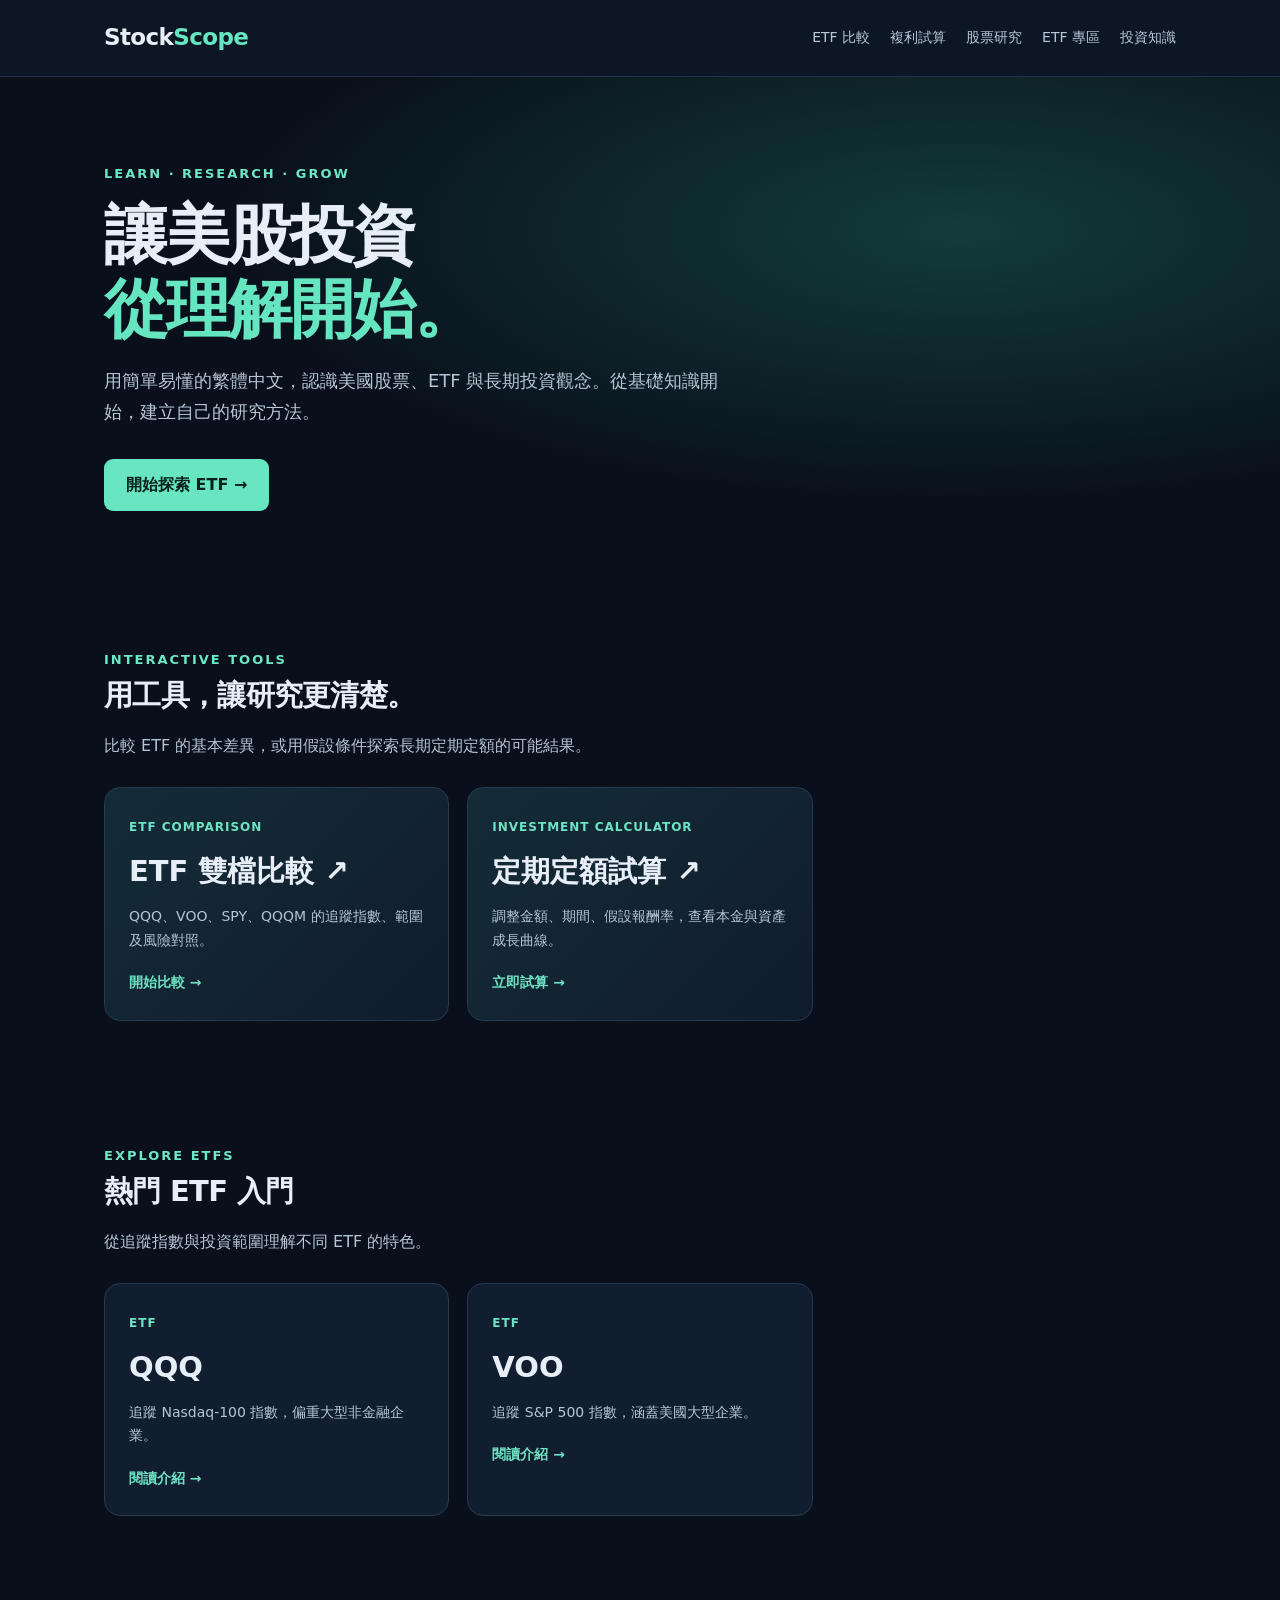
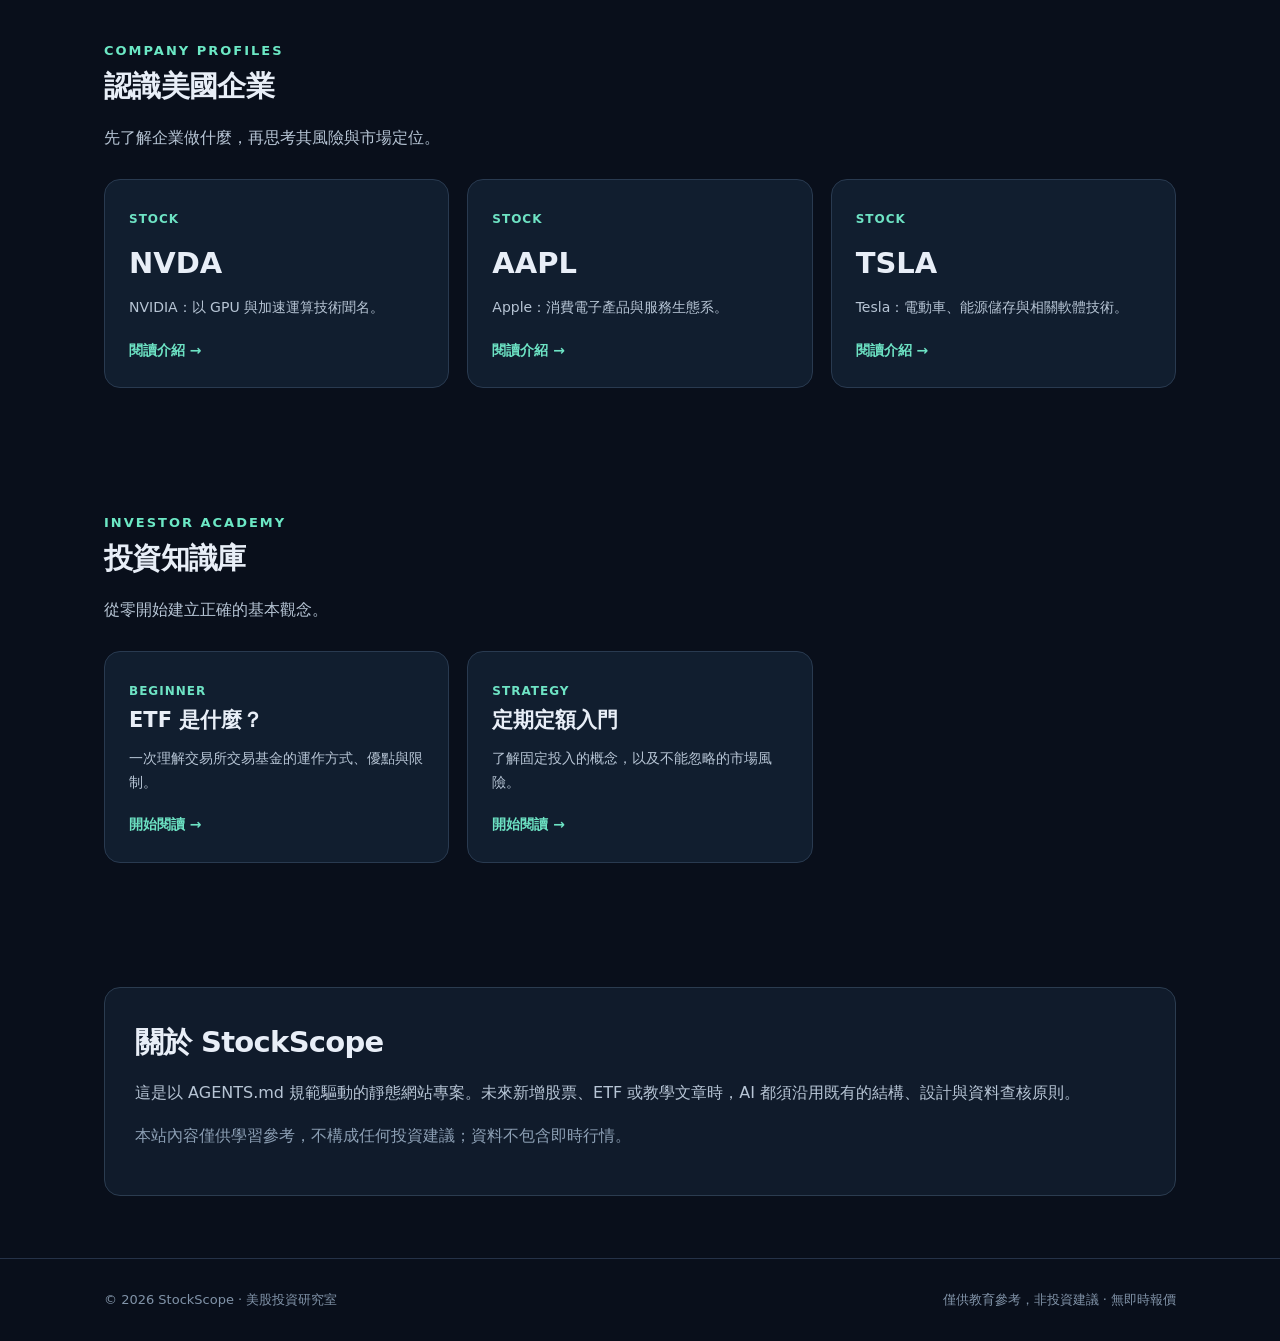
<file: index.html>
<!doctype html><html lang="zh-Hant"><head><meta charset="utf-8"><meta name="viewport" content="width=device-width,initial-scale=1"><meta name="description" content="StockScope：用白話理解美股、ETF 與投資知識。"><title>首頁｜StockScope</title><link rel="stylesheet" href="./assets/style.css"></head><body><header class="nav"><div class="container nav-inner"><a class="brand" href="./index.html">Stock<span>Scope</span></a><nav class="links" aria-label="主要導覽"><a href="./tools/compare.html">ETF 比較</a><a href="./tools/calculator.html">複利試算</a><a href="./index.html#stocks">股票研究</a><a href="./index.html#etfs">ETF 專區</a><a href="./index.html#learn">投資知識</a></nav></div></header><main><section class="hero"><div class="container"><div class="eyebrow">Learn · Research · Grow</div><h1>讓美股投資<br><span class="accent">從理解開始。</span></h1><p class="lead">用簡單易懂的繁體中文，認識美國股票、ETF 與長期投資觀念。從基礎知識開始，建立自己的研究方法。</p><a class="btn" href="#etfs">開始探索 ETF →</a></div></section><section class="section"><div class="container"><div class="eyebrow">Interactive Tools</div><h2>用工具，讓研究更清楚。</h2><p>比較 ETF 的基本差異，或用假設條件探索長期定期定額的可能結果。</p><div class="grid"><a class="card tool-card" href="tools/compare.html"><span class="tag">ETF COMPARISON</span><div class="ticker">ETF 雙檔比較 ↗</div><p>QQQ、VOO、SPY、QQQM 的追蹤指數、範圍及風險對照。</p><span class="more">開始比較 →</span></a><a class="card tool-card" href="tools/calculator.html"><span class="tag">INVESTMENT CALCULATOR</span><div class="ticker">定期定額試算 ↗</div><p>調整金額、期間、假設報酬率，查看本金與資產成長曲線。</p><span class="more">立即試算 →</span></a></div></div></section><section class="section" id="etfs"><div class="container"><div class="eyebrow">Explore ETFs</div><h2>熱門 ETF 入門</h2><p>從追蹤指數與投資範圍理解不同 ETF 的特色。</p><div class="grid"><a class="card" href="etfs/qqq.html"><span class="tag">ETF</span><div class="ticker">QQQ</div><p>追蹤 Nasdaq-100 指數，偏重大型非金融企業。</p><span class="more">閱讀介紹 →</span></a><a class="card" href="etfs/voo.html"><span class="tag">ETF</span><div class="ticker">VOO</div><p>追蹤 S&P 500 指數，涵蓋美國大型企業。</p><span class="more">閱讀介紹 →</span></a></div></div></section><section class="section" id="stocks"><div class="container"><div class="eyebrow">Company Profiles</div><h2>認識美國企業</h2><p>先了解企業做什麼，再思考其風險與市場定位。</p><div class="grid"><a class="card" href="stocks/nvda.html"><span class="tag">STOCK</span><div class="ticker">NVDA</div><p>NVIDIA：以 GPU 與加速運算技術聞名。</p><span class="more">閱讀介紹 →</span></a><a class="card" href="stocks/aapl.html"><span class="tag">STOCK</span><div class="ticker">AAPL</div><p>Apple：消費電子產品與服務生態系。</p><span class="more">閱讀介紹 →</span></a><a class="card" href="stocks/tsla.html"><span class="tag">STOCK</span><div class="ticker">TSLA</div><p>Tesla：電動車、能源儲存與相關軟體技術。</p><span class="more">閱讀介紹 →</span></a></div></div></section><section class="section" id="learn"><div class="container"><div class="eyebrow">Investor Academy</div><h2>投資知識庫</h2><p>從零開始建立正確的基本觀念。</p><div class="grid"><a class="card" href="articles/what-is-etf.html"><span class="tag">BEGINNER</span><h3>ETF 是什麼？</h3><p>一次理解交易所交易基金的運作方式、優點與限制。</p><span class="more">開始閱讀 →</span></a><a class="card" href="articles/dollar-cost-averaging.html"><span class="tag">STRATEGY</span><h3>定期定額入門</h3><p>了解固定投入的概念，以及不能忽略的市場風險。</p><span class="more">開始閱讀 →</span></a></div></div></section><section class="section"><div class="container"><div class="panel"><h2>關於 StockScope</h2><p>這是以 AGENTS.md 規範驅動的靜態網站專案。未來新增股票、ETF 或教學文章時，AI 都須沿用既有的結構、設計與資料查核原則。</p><p class="muted">本站內容僅供學習參考，不構成任何投資建議；資料不包含即時行情。</p></div></div></section></main><footer class="footer"><div class="container"><span>© <span data-year></span> StockScope · 美股投資研究室</span><span>僅供教育參考，非投資建議 · 無即時報價</span></div></footer><script src="./assets/app.js"></script></body></html>
</file>
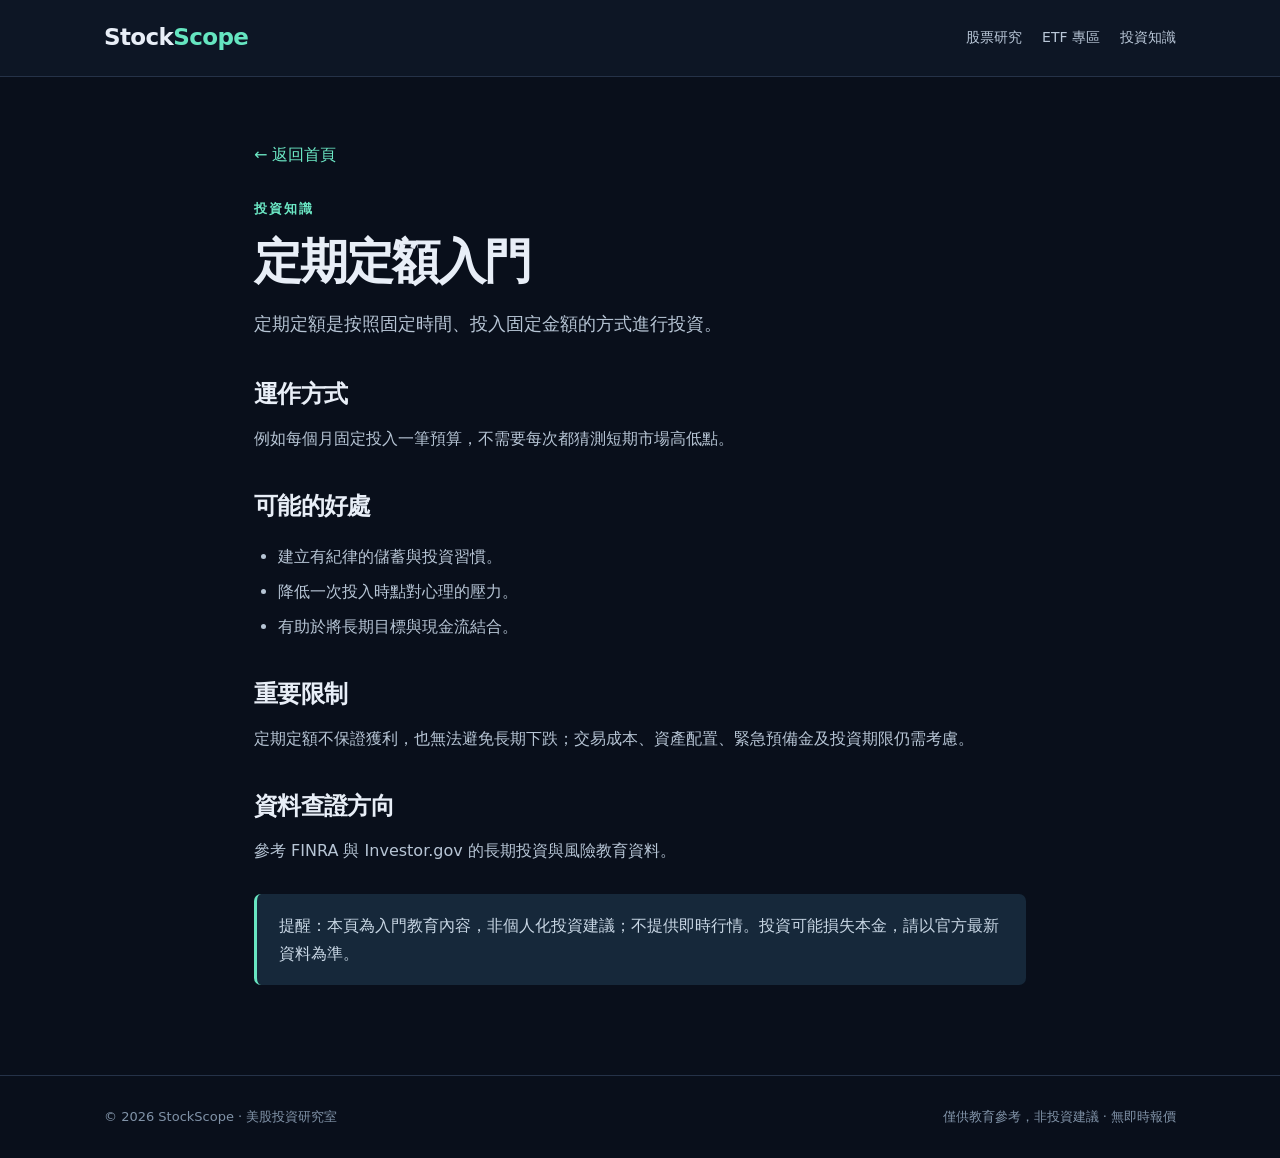
<file: articles/dollar-cost-averaging.html>
<!doctype html><html lang="zh-Hant"><head><meta charset="utf-8"><meta name="viewport" content="width=device-width,initial-scale=1"><meta name="description" content="StockScope：用白話理解美股、ETF 與投資知識。"><title>定期定額入門｜StockScope</title><link rel="stylesheet" href="../assets/style.css"></head><body><header class="nav"><div class="container nav-inner"><a class="brand" href="../index.html">Stock<span>Scope</span></a><nav class="links" aria-label="主要導覽"><a href="../index.html#stocks">股票研究</a><a href="../index.html#etfs">ETF 專區</a><a href="../index.html#learn">投資知識</a></nav></div></header><main class="article"><a class="back" href="../index.html">← 返回首頁</a><div class="eyebrow">投資知識</div><h1>定期定額入門</h1><p class="lead">定期定額是按照固定時間、投入固定金額的方式進行投資。</p><h2>運作方式</h2><p>例如每個月固定投入一筆預算，不需要每次都猜測短期市場高低點。</p><h2>可能的好處</h2><ul><li>建立有紀律的儲蓄與投資習慣。</li><li>降低一次投入時點對心理的壓力。</li><li>有助於將長期目標與現金流結合。</li></ul><h2>重要限制</h2><p>定期定額不保證獲利，也無法避免長期下跌；交易成本、資產配置、緊急預備金及投資期限仍需考慮。</p><h2>資料查證方向</h2><p>參考 FINRA 與 Investor.gov 的長期投資與風險教育資料。</p><div class="note">提醒：本頁為入門教育內容，非個人化投資建議；不提供即時行情。投資可能損失本金，請以官方最新資料為準。</div></main><footer class="footer"><div class="container"><span>© <span data-year></span> StockScope · 美股投資研究室</span><span>僅供教育參考，非投資建議 · 無即時報價</span></div></footer><script src="../assets/app.js"></script></body></html>
</file>
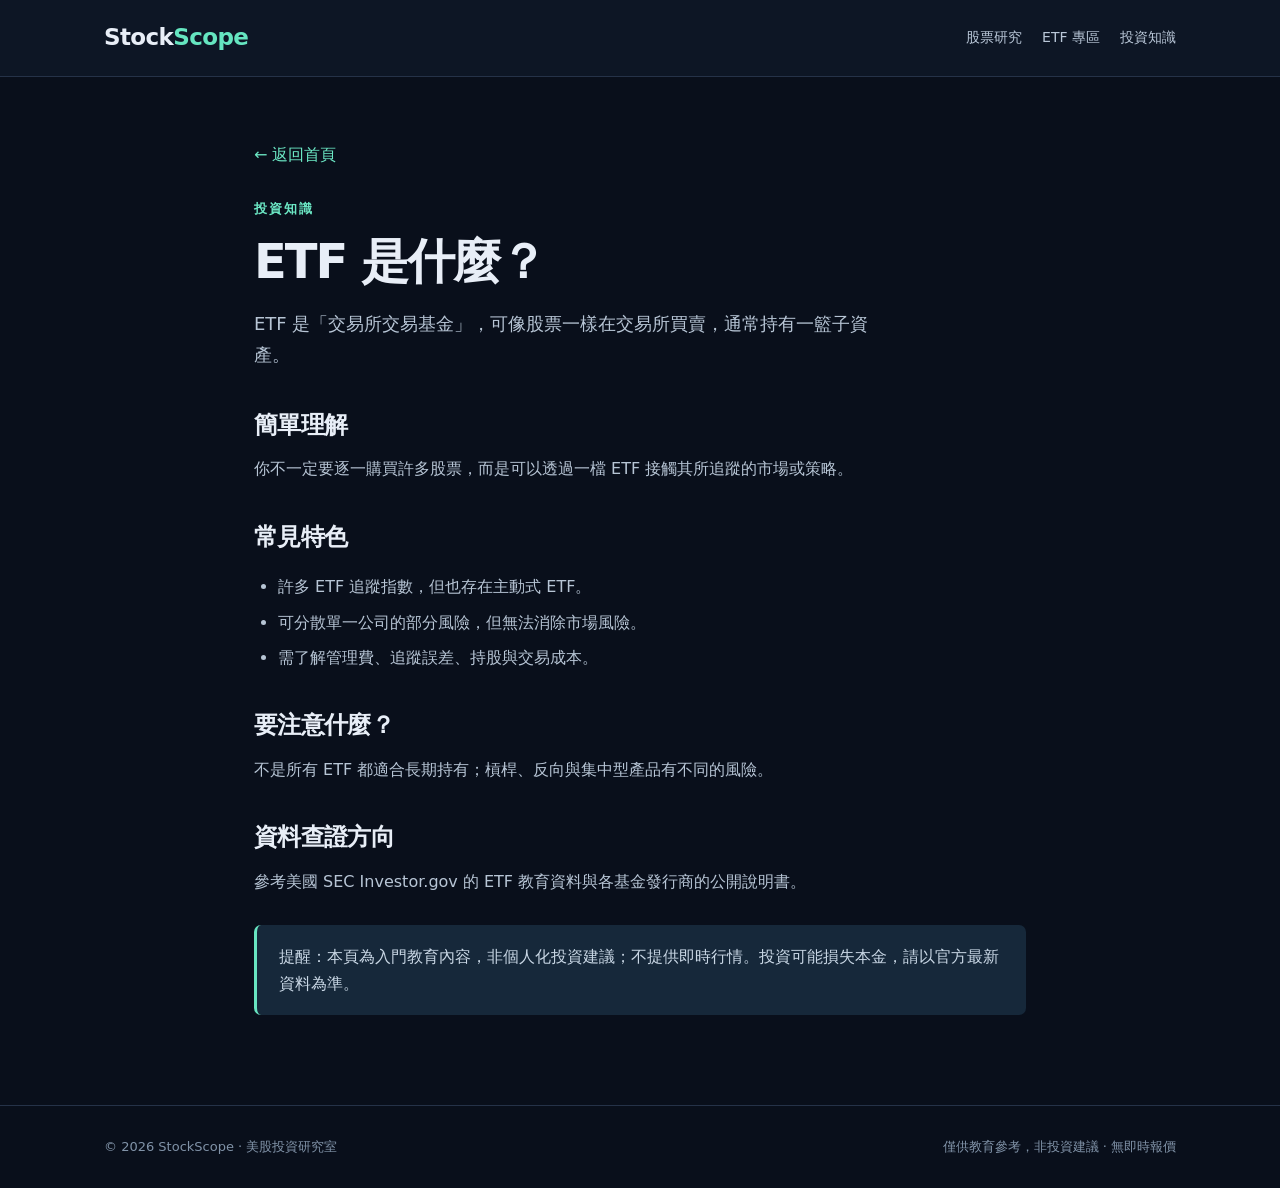
<file: articles/what-is-etf.html>
<!doctype html><html lang="zh-Hant"><head><meta charset="utf-8"><meta name="viewport" content="width=device-width,initial-scale=1"><meta name="description" content="StockScope：用白話理解美股、ETF 與投資知識。"><title>ETF 是什麼？｜StockScope</title><link rel="stylesheet" href="../assets/style.css"></head><body><header class="nav"><div class="container nav-inner"><a class="brand" href="../index.html">Stock<span>Scope</span></a><nav class="links" aria-label="主要導覽"><a href="../index.html#stocks">股票研究</a><a href="../index.html#etfs">ETF 專區</a><a href="../index.html#learn">投資知識</a></nav></div></header><main class="article"><a class="back" href="../index.html">← 返回首頁</a><div class="eyebrow">投資知識</div><h1>ETF 是什麼？</h1><p class="lead">ETF 是「交易所交易基金」，可像股票一樣在交易所買賣，通常持有一籃子資產。</p><h2>簡單理解</h2><p>你不一定要逐一購買許多股票，而是可以透過一檔 ETF 接觸其所追蹤的市場或策略。</p><h2>常見特色</h2><ul><li>許多 ETF 追蹤指數，但也存在主動式 ETF。</li><li>可分散單一公司的部分風險，但無法消除市場風險。</li><li>需了解管理費、追蹤誤差、持股與交易成本。</li></ul><h2>要注意什麼？</h2><p>不是所有 ETF 都適合長期持有；槓桿、反向與集中型產品有不同的風險。</p><h2>資料查證方向</h2><p>參考美國 SEC Investor.gov 的 ETF 教育資料與各基金發行商的公開說明書。</p><div class="note">提醒：本頁為入門教育內容，非個人化投資建議；不提供即時行情。投資可能損失本金，請以官方最新資料為準。</div></main><footer class="footer"><div class="container"><span>© <span data-year></span> StockScope · 美股投資研究室</span><span>僅供教育參考，非投資建議 · 無即時報價</span></div></footer><script src="../assets/app.js"></script></body></html>
</file>
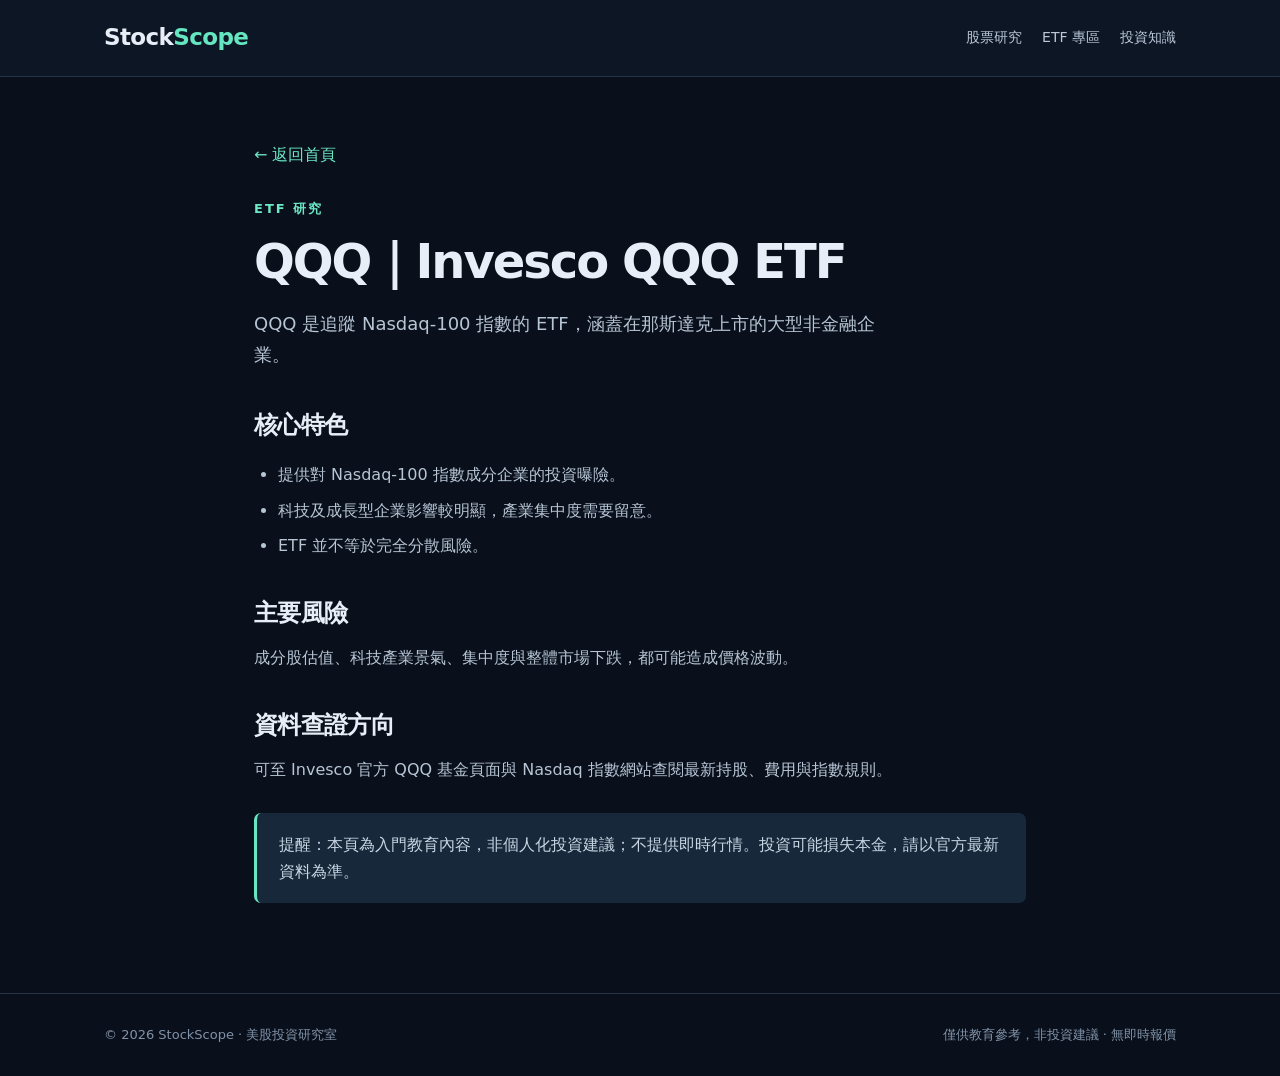
<file: etfs/qqq.html>
<!doctype html><html lang="zh-Hant"><head><meta charset="utf-8"><meta name="viewport" content="width=device-width,initial-scale=1"><meta name="description" content="StockScope：用白話理解美股、ETF 與投資知識。"><title>QQQ｜Invesco QQQ ETF｜StockScope</title><link rel="stylesheet" href="../assets/style.css"></head><body><header class="nav"><div class="container nav-inner"><a class="brand" href="../index.html">Stock<span>Scope</span></a><nav class="links" aria-label="主要導覽"><a href="../index.html#stocks">股票研究</a><a href="../index.html#etfs">ETF 專區</a><a href="../index.html#learn">投資知識</a></nav></div></header><main class="article"><a class="back" href="../index.html">← 返回首頁</a><div class="eyebrow">ETF 研究</div><h1>QQQ｜Invesco QQQ ETF</h1><p class="lead">QQQ 是追蹤 Nasdaq-100 指數的 ETF，涵蓋在那斯達克上市的大型非金融企業。</p><h2>核心特色</h2><ul><li>提供對 Nasdaq-100 指數成分企業的投資曝險。</li><li>科技及成長型企業影響較明顯，產業集中度需要留意。</li><li>ETF 並不等於完全分散風險。</li></ul><h2>主要風險</h2><p>成分股估值、科技產業景氣、集中度與整體市場下跌，都可能造成價格波動。</p><h2>資料查證方向</h2><p>可至 Invesco 官方 QQQ 基金頁面與 Nasdaq 指數網站查閱最新持股、費用與指數規則。</p><div class="note">提醒：本頁為入門教育內容，非個人化投資建議；不提供即時行情。投資可能損失本金，請以官方最新資料為準。</div></main><footer class="footer"><div class="container"><span>© <span data-year></span> StockScope · 美股投資研究室</span><span>僅供教育參考，非投資建議 · 無即時報價</span></div></footer><script src="../assets/app.js"></script></body></html>
</file>
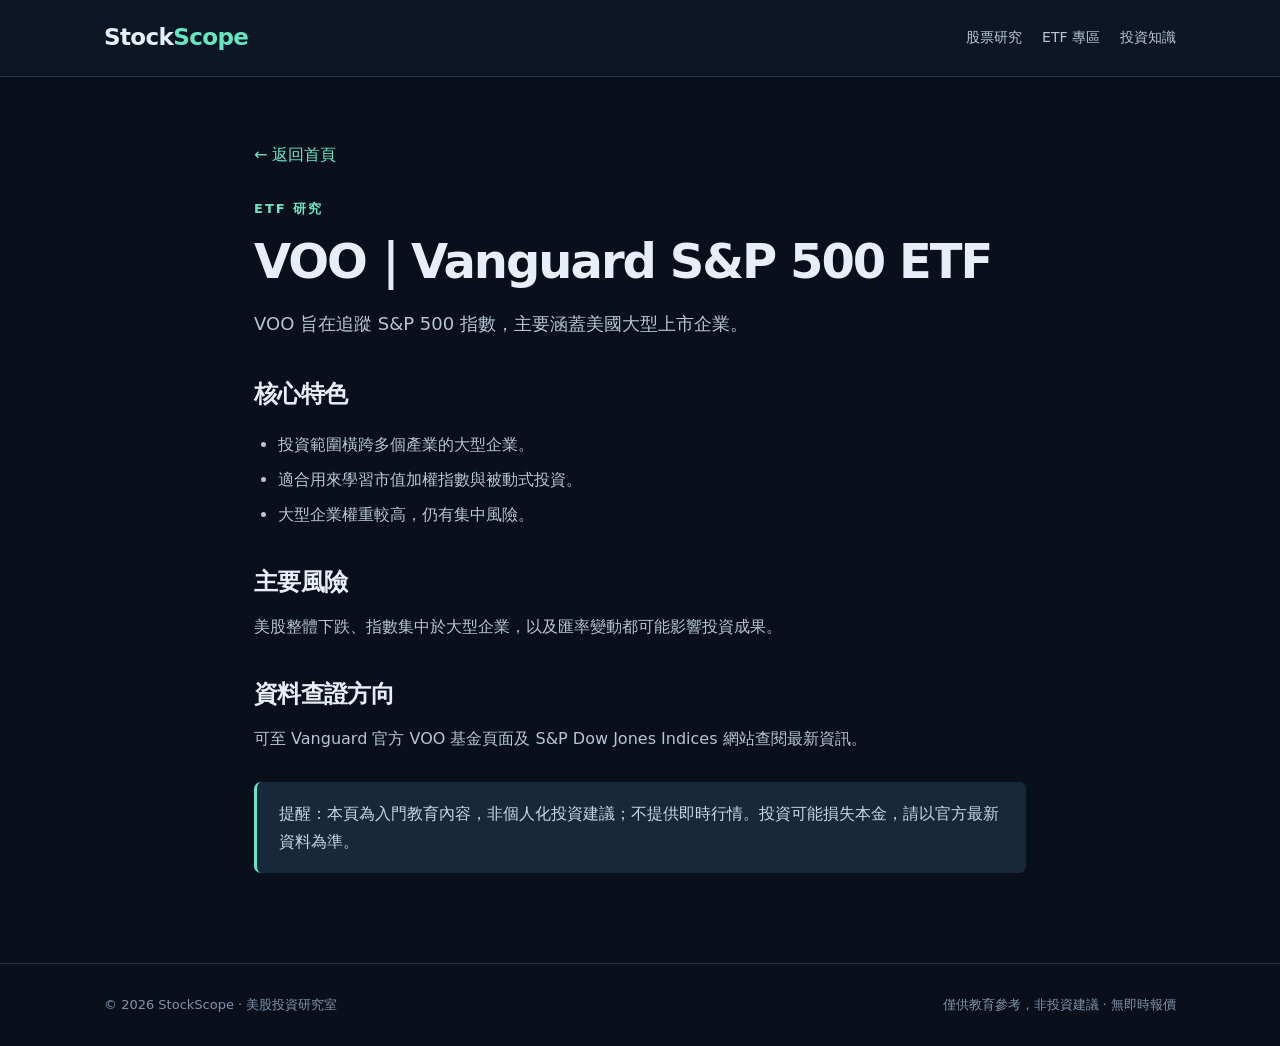
<file: etfs/voo.html>
<!doctype html><html lang="zh-Hant"><head><meta charset="utf-8"><meta name="viewport" content="width=device-width,initial-scale=1"><meta name="description" content="StockScope：用白話理解美股、ETF 與投資知識。"><title>VOO｜Vanguard S&P 500 ETF｜StockScope</title><link rel="stylesheet" href="../assets/style.css"></head><body><header class="nav"><div class="container nav-inner"><a class="brand" href="../index.html">Stock<span>Scope</span></a><nav class="links" aria-label="主要導覽"><a href="../index.html#stocks">股票研究</a><a href="../index.html#etfs">ETF 專區</a><a href="../index.html#learn">投資知識</a></nav></div></header><main class="article"><a class="back" href="../index.html">← 返回首頁</a><div class="eyebrow">ETF 研究</div><h1>VOO｜Vanguard S&P 500 ETF</h1><p class="lead">VOO 旨在追蹤 S&P 500 指數，主要涵蓋美國大型上市企業。</p><h2>核心特色</h2><ul><li>投資範圍橫跨多個產業的大型企業。</li><li>適合用來學習市值加權指數與被動式投資。</li><li>大型企業權重較高，仍有集中風險。</li></ul><h2>主要風險</h2><p>美股整體下跌、指數集中於大型企業，以及匯率變動都可能影響投資成果。</p><h2>資料查證方向</h2><p>可至 Vanguard 官方 VOO 基金頁面及 S&P Dow Jones Indices 網站查閱最新資訊。</p><div class="note">提醒：本頁為入門教育內容，非個人化投資建議；不提供即時行情。投資可能損失本金，請以官方最新資料為準。</div></main><footer class="footer"><div class="container"><span>© <span data-year></span> StockScope · 美股投資研究室</span><span>僅供教育參考，非投資建議 · 無即時報價</span></div></footer><script src="../assets/app.js"></script></body></html>
</file>
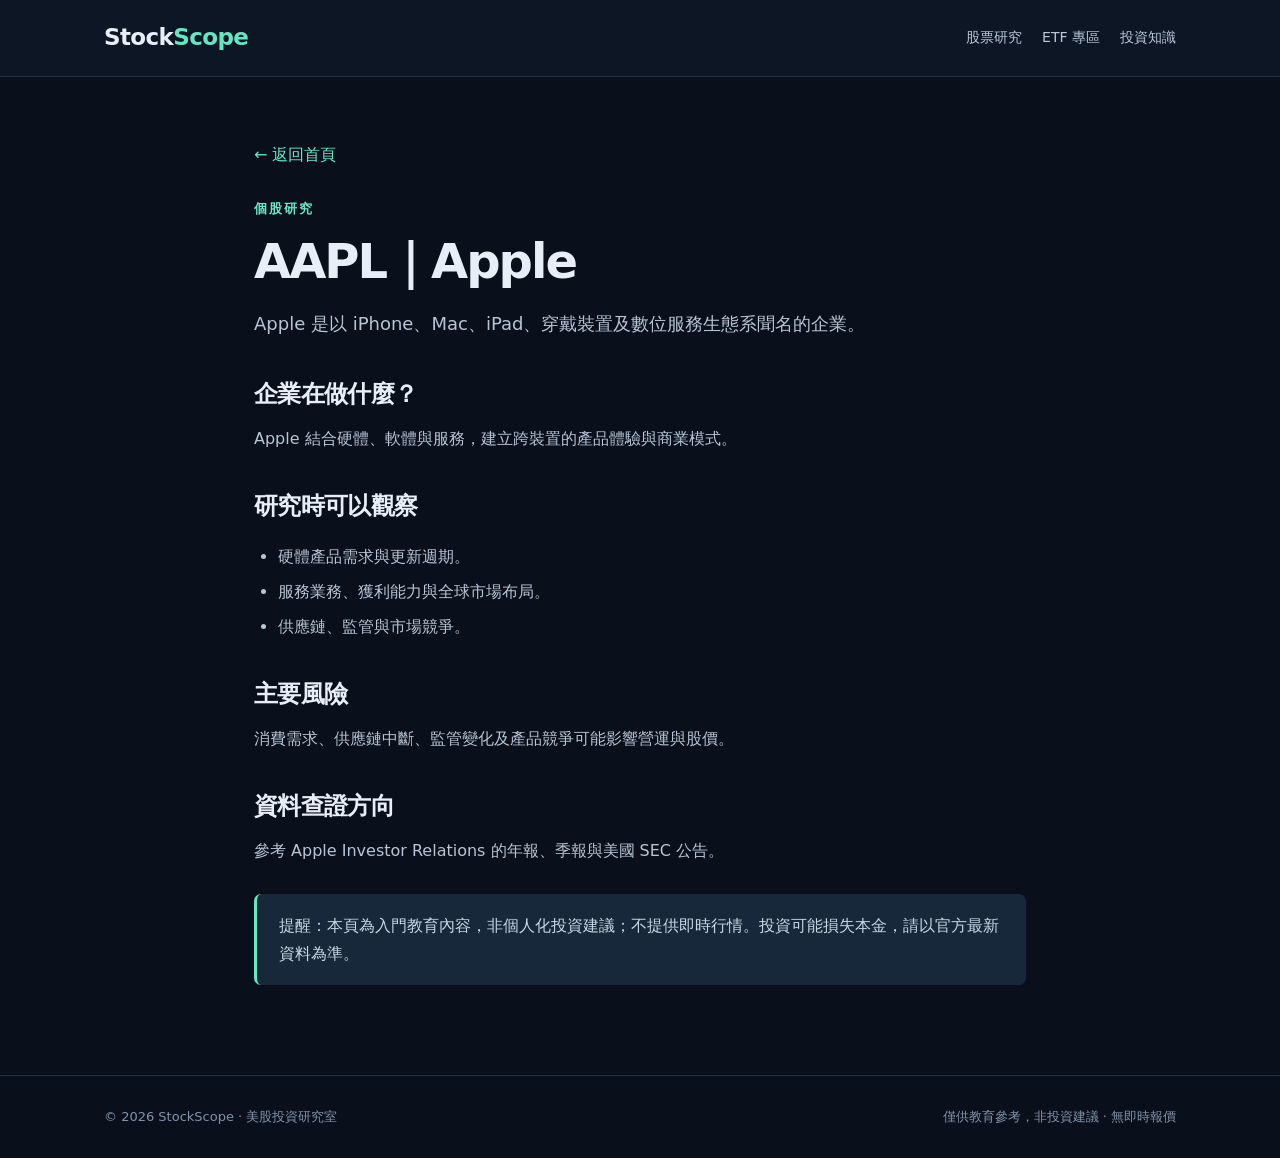
<file: stocks/aapl.html>
<!doctype html><html lang="zh-Hant"><head><meta charset="utf-8"><meta name="viewport" content="width=device-width,initial-scale=1"><meta name="description" content="StockScope：用白話理解美股、ETF 與投資知識。"><title>AAPL｜Apple｜StockScope</title><link rel="stylesheet" href="../assets/style.css"></head><body><header class="nav"><div class="container nav-inner"><a class="brand" href="../index.html">Stock<span>Scope</span></a><nav class="links" aria-label="主要導覽"><a href="../index.html#stocks">股票研究</a><a href="../index.html#etfs">ETF 專區</a><a href="../index.html#learn">投資知識</a></nav></div></header><main class="article"><a class="back" href="../index.html">← 返回首頁</a><div class="eyebrow">個股研究</div><h1>AAPL｜Apple</h1><p class="lead">Apple 是以 iPhone、Mac、iPad、穿戴裝置及數位服務生態系聞名的企業。</p><h2>企業在做什麼？</h2><p>Apple 結合硬體、軟體與服務，建立跨裝置的產品體驗與商業模式。</p><h2>研究時可以觀察</h2><ul><li>硬體產品需求與更新週期。</li><li>服務業務、獲利能力與全球市場布局。</li><li>供應鏈、監管與市場競爭。</li></ul><h2>主要風險</h2><p>消費需求、供應鏈中斷、監管變化及產品競爭可能影響營運與股價。</p><h2>資料查證方向</h2><p>參考 Apple Investor Relations 的年報、季報與美國 SEC 公告。</p><div class="note">提醒：本頁為入門教育內容，非個人化投資建議；不提供即時行情。投資可能損失本金，請以官方最新資料為準。</div></main><footer class="footer"><div class="container"><span>© <span data-year></span> StockScope · 美股投資研究室</span><span>僅供教育參考，非投資建議 · 無即時報價</span></div></footer><script src="../assets/app.js"></script></body></html>
</file>
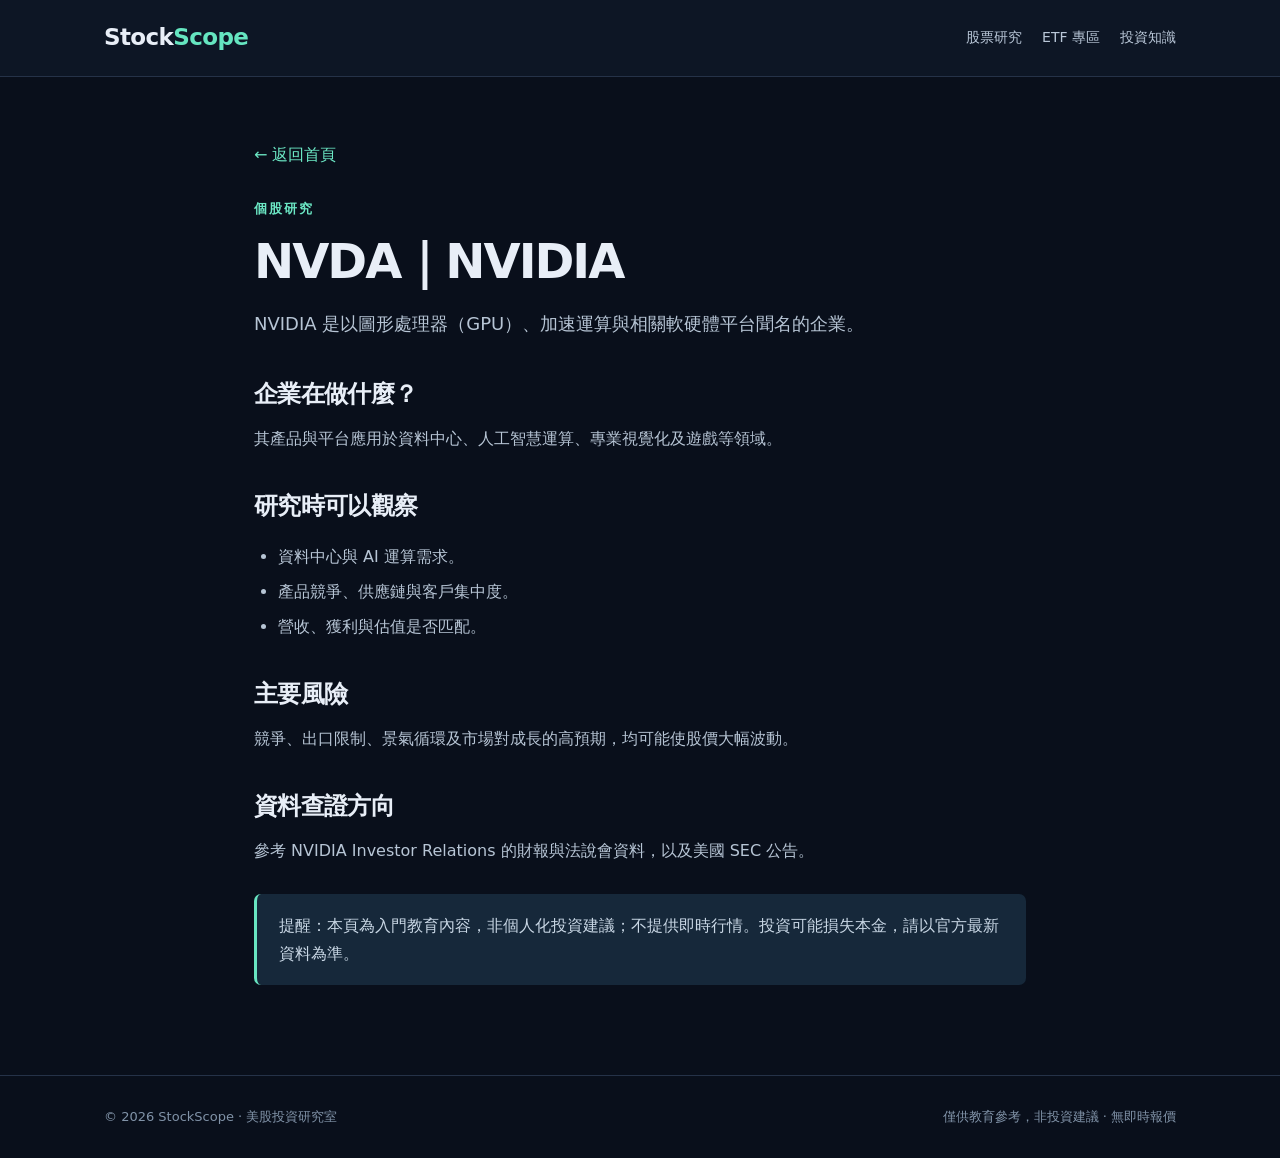
<file: stocks/nvda.html>
<!doctype html><html lang="zh-Hant"><head><meta charset="utf-8"><meta name="viewport" content="width=device-width,initial-scale=1"><meta name="description" content="StockScope：用白話理解美股、ETF 與投資知識。"><title>NVDA｜NVIDIA｜StockScope</title><link rel="stylesheet" href="../assets/style.css"></head><body><header class="nav"><div class="container nav-inner"><a class="brand" href="../index.html">Stock<span>Scope</span></a><nav class="links" aria-label="主要導覽"><a href="../index.html#stocks">股票研究</a><a href="../index.html#etfs">ETF 專區</a><a href="../index.html#learn">投資知識</a></nav></div></header><main class="article"><a class="back" href="../index.html">← 返回首頁</a><div class="eyebrow">個股研究</div><h1>NVDA｜NVIDIA</h1><p class="lead">NVIDIA 是以圖形處理器（GPU）、加速運算與相關軟硬體平台聞名的企業。</p><h2>企業在做什麼？</h2><p>其產品與平台應用於資料中心、人工智慧運算、專業視覺化及遊戲等領域。</p><h2>研究時可以觀察</h2><ul><li>資料中心與 AI 運算需求。</li><li>產品競爭、供應鏈與客戶集中度。</li><li>營收、獲利與估值是否匹配。</li></ul><h2>主要風險</h2><p>競爭、出口限制、景氣循環及市場對成長的高預期，均可能使股價大幅波動。</p><h2>資料查證方向</h2><p>參考 NVIDIA Investor Relations 的財報與法說會資料，以及美國 SEC 公告。</p><div class="note">提醒：本頁為入門教育內容，非個人化投資建議；不提供即時行情。投資可能損失本金，請以官方最新資料為準。</div></main><footer class="footer"><div class="container"><span>© <span data-year></span> StockScope · 美股投資研究室</span><span>僅供教育參考，非投資建議 · 無即時報價</span></div></footer><script src="../assets/app.js"></script></body></html>
</file>
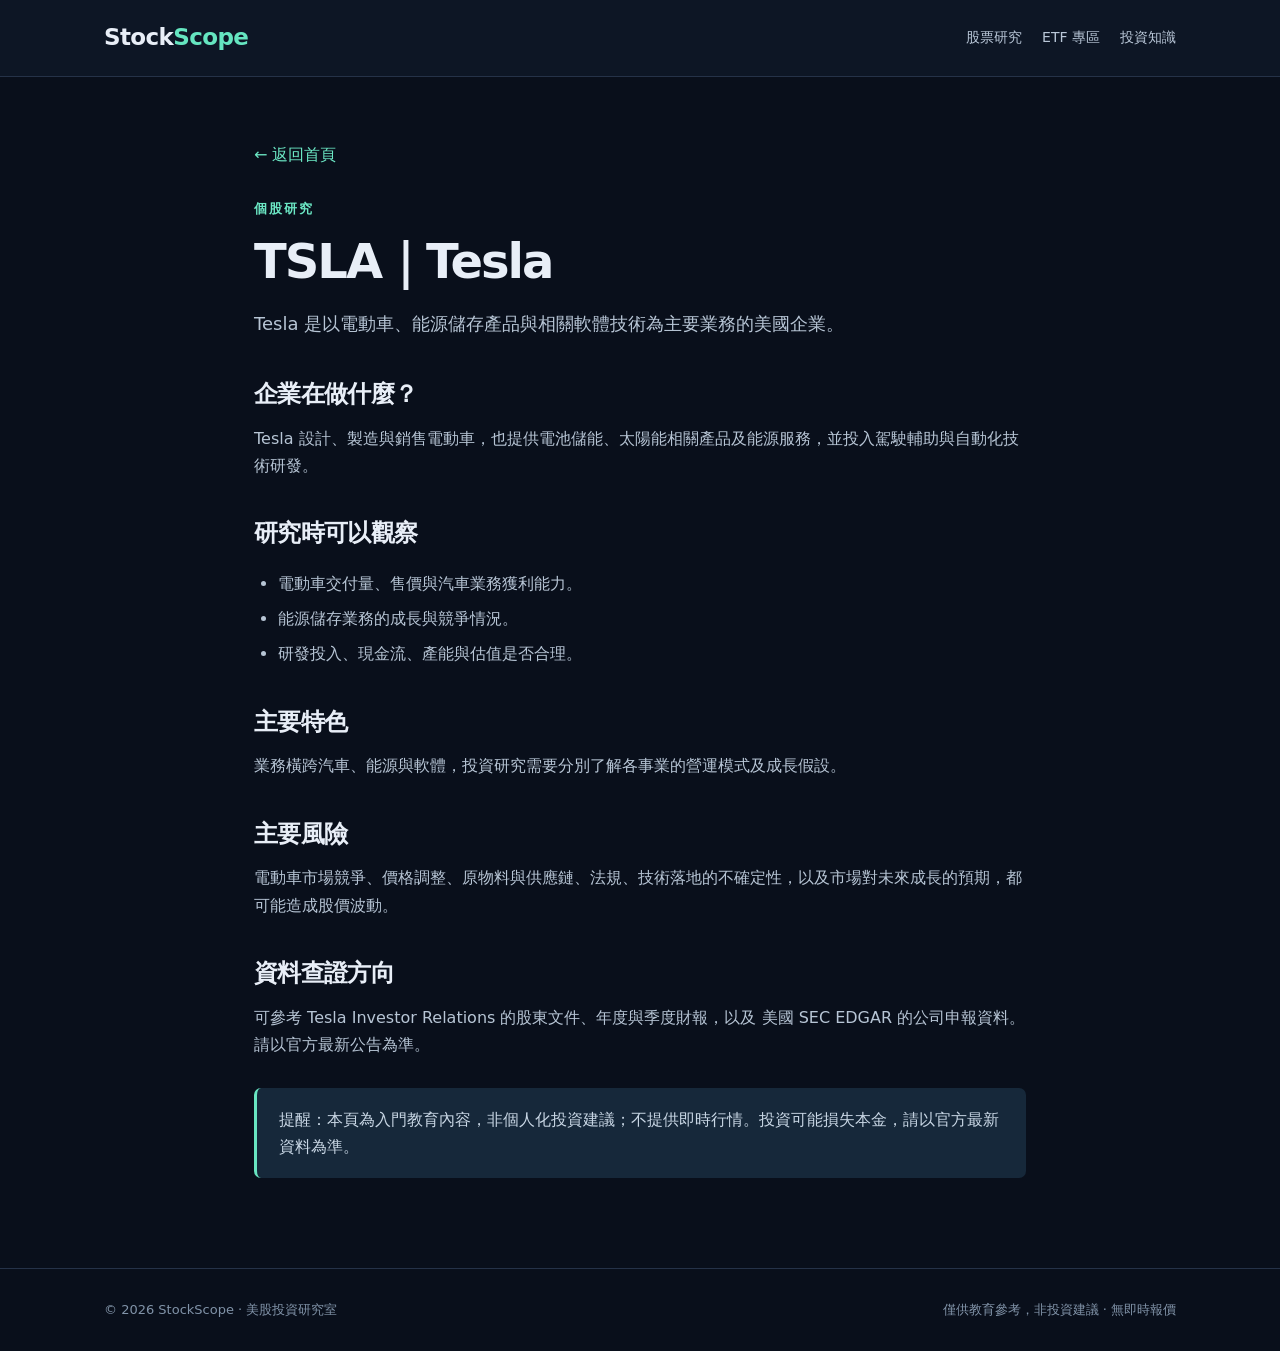
<file: stocks/tsla.html>
<!doctype html><html lang="zh-Hant"><head><meta charset="utf-8"><meta name="viewport" content="width=device-width,initial-scale=1"><meta name="description" content="StockScope：用白話理解美股、ETF 與投資知識。"><title>TSLA｜Tesla｜StockScope</title><link rel="stylesheet" href="../assets/style.css"></head><body><header class="nav"><div class="container nav-inner"><a class="brand" href="../index.html">Stock<span>Scope</span></a><nav class="links" aria-label="主要導覽"><a href="../index.html#stocks">股票研究</a><a href="../index.html#etfs">ETF 專區</a><a href="../index.html#learn">投資知識</a></nav></div></header><main class="article"><a class="back" href="../index.html">← 返回首頁</a><div class="eyebrow">個股研究</div><h1>TSLA｜Tesla</h1><p class="lead">Tesla 是以電動車、能源儲存產品與相關軟體技術為主要業務的美國企業。</p><h2>企業在做什麼？</h2><p>Tesla 設計、製造與銷售電動車，也提供電池儲能、太陽能相關產品及能源服務，並投入駕駛輔助與自動化技術研發。</p><h2>研究時可以觀察</h2><ul><li>電動車交付量、售價與汽車業務獲利能力。</li><li>能源儲存業務的成長與競爭情況。</li><li>研發投入、現金流、產能與估值是否合理。</li></ul><h2>主要特色</h2><p>業務橫跨汽車、能源與軟體，投資研究需要分別了解各事業的營運模式及成長假設。</p><h2>主要風險</h2><p>電動車市場競爭、價格調整、原物料與供應鏈、法規、技術落地的不確定性，以及市場對未來成長的預期，都可能造成股價波動。</p><h2>資料查證方向</h2><p>可參考 <a href="https://ir.tesla.com/" target="_blank" rel="noopener noreferrer">Tesla Investor Relations</a> 的股東文件、年度與季度財報，以及 <a href="https://www.sec.gov/edgar/search/" target="_blank" rel="noopener noreferrer">美國 SEC EDGAR</a> 的公司申報資料。請以官方最新公告為準。</p><div class="note">提醒：本頁為入門教育內容，非個人化投資建議；不提供即時行情。投資可能損失本金，請以官方最新資料為準。</div></main><footer class="footer"><div class="container"><span>© <span data-year></span> StockScope · 美股投資研究室</span><span>僅供教育參考，非投資建議 · 無即時報價</span></div></footer><script src="../assets/app.js"></script></body></html>
</file>
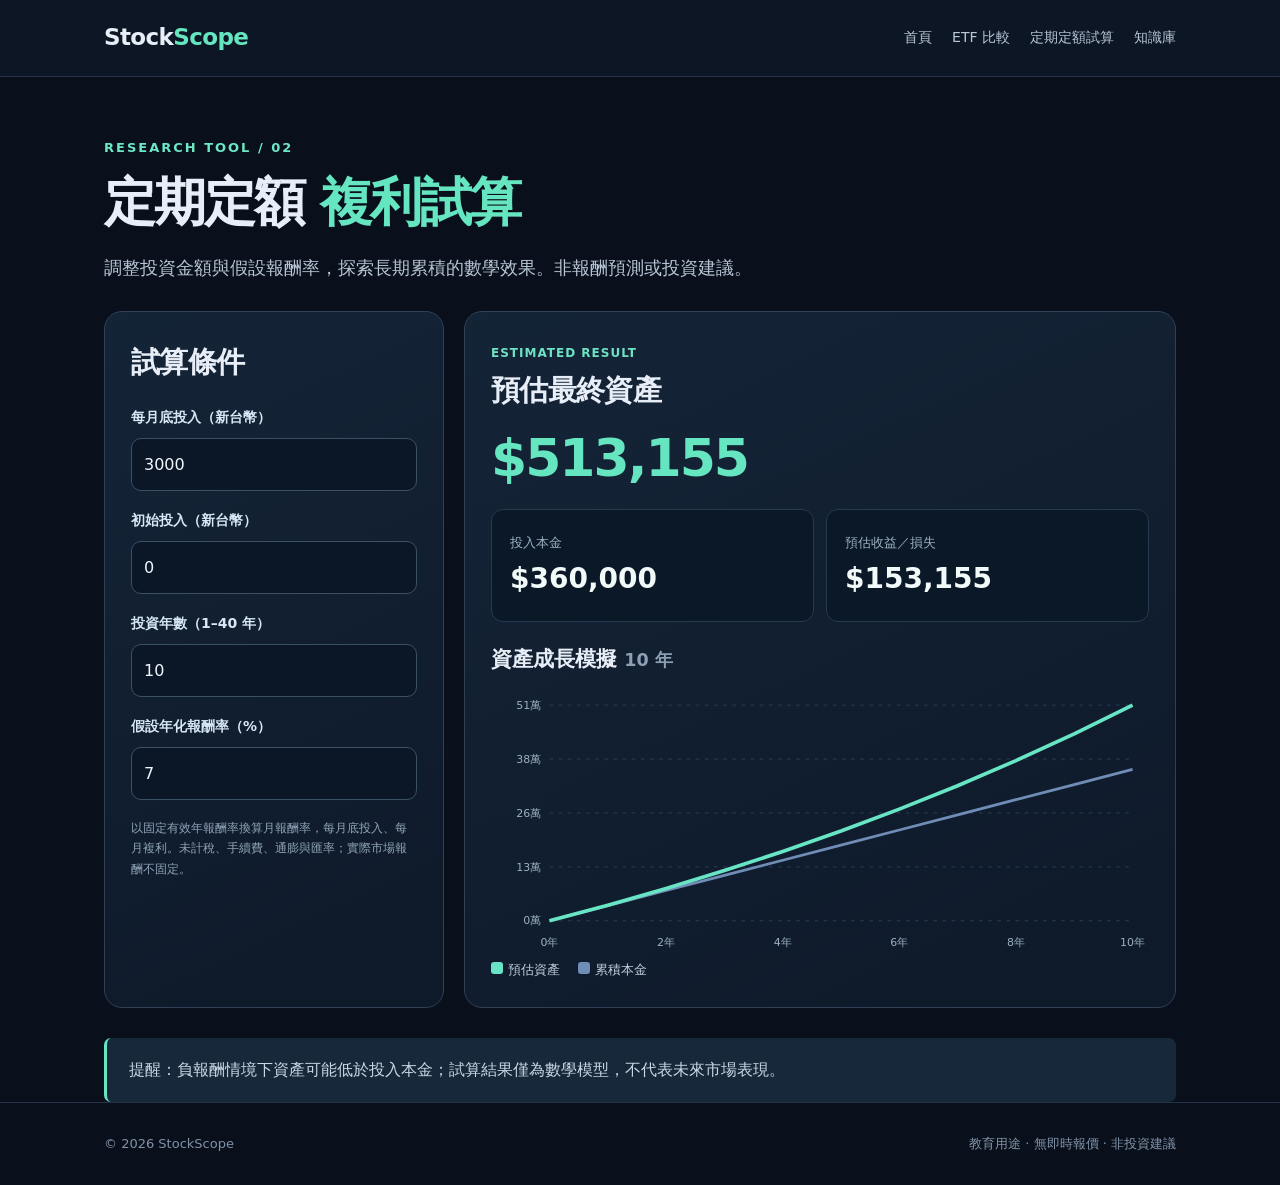
<file: tools/calculator.html>
<!doctype html><html lang="zh-Hant"><head><meta charset="utf-8"><meta name="viewport" content="width=device-width,initial-scale=1"><meta name="description" content="StockScope 定期定額複利試算，美股投資教育互動工具。"><title>定期定額複利試算｜StockScope</title><link rel="stylesheet" href="../assets/style.css"></head><body><header class="nav"><div class="container nav-inner"><a class="brand" href="../index.html">Stock<span>Scope</span></a><nav class="links" aria-label="主要導覽"><a href="../index.html">首頁</a><a href="compare.html">ETF 比較</a><a href="calculator.html">定期定額試算</a><a href="../index.html#learn">知識庫</a></nav></div></header><main><section class="container tool-heading"><div class="eyebrow">RESEARCH TOOL / 02</div><h1>定期定額 <span class="accent">複利試算</span></h1><p class="lead">調整投資金額與假設報酬率，探索長期累積的數學效果。非報酬預測或投資建議。</p><div class="tool-layout" data-calculator><div class="control-panel"><h2>試算條件</h2><div class="field"><label for="monthly">每月底投入（新台幣）</label><input id="monthly" name="monthly" type="number" min="0" max="10000000" step="100" value="3000"></div><div class="field"><label for="initial">初始投入（新台幣）</label><input id="initial" name="initial" type="number" min="0" max="100000000" step="100" value="0"></div><div class="field"><label for="years">投資年數（1–40 年）</label><input id="years" name="years" type="number" min="1" max="40" step="1" value="10"></div><div class="field"><label for="rate">假設年化報酬率（%）</label><input id="rate" name="rate" type="number" min="-30" max="30" step="0.5" value="7"></div><p data-error role="alert" style="color:#ffb6a8"></p><p class="fineprint">以固定有效年報酬率換算月報酬率，每月底投入、每月複利。未計稅、手續費、通膨與匯率；實際市場報酬不固定。</p></div><div class="result-panel"><span class="tag">ESTIMATED RESULT</span><h2>預估最終資產</h2><h1 class="accent" data-total>—</h1><div class="metric-grid"><div class="metric"><small>投入本金</small><strong data-principal>—</strong></div><div class="metric"><small>預估收益／損失</small><strong data-profit>—</strong></div></div><h3>資產成長模擬 <small class="muted" data-period></small></h3><div class="chart-wrap" data-chart></div><div class="legend"><span><b></b>預估資產</span><span><b class="invested"></b>累積本金</span></div></div></div><div class="note">提醒：負報酬情境下資產可能低於投入本金；試算結果僅為數學模型，不代表未來市場表現。</div></section></main><footer class="footer"><div class="container"><span>© <span data-year></span> StockScope</span><span>教育用途 · 無即時報價 · 非投資建議</span></div></footer><script src="../assets/app.js"></script></body></html>
</file>
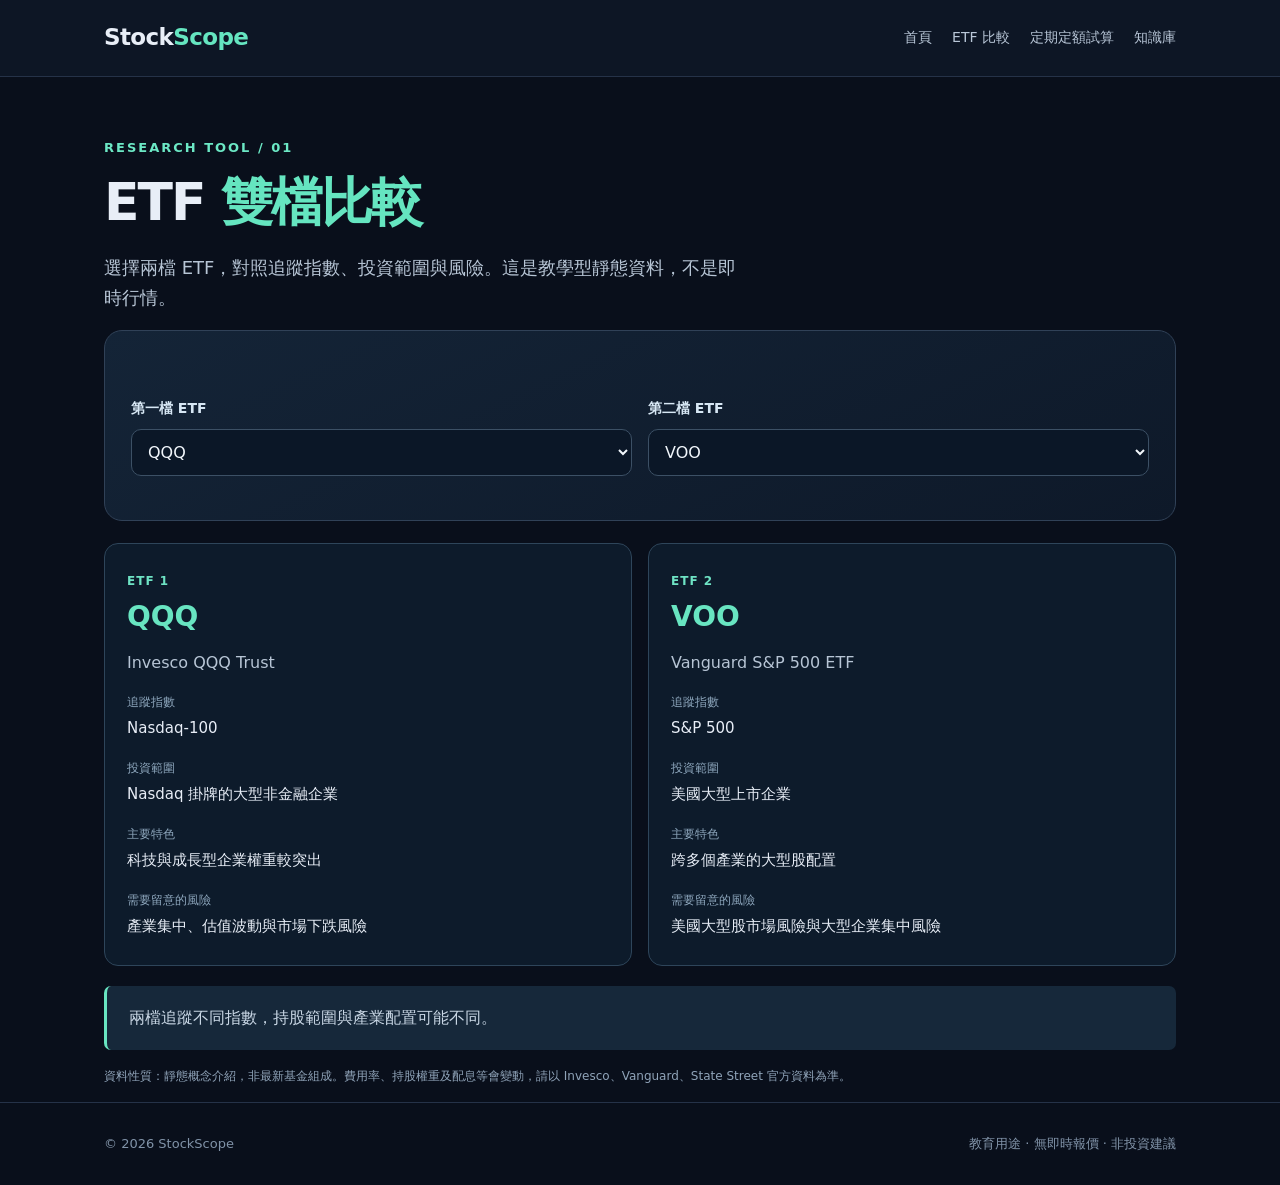
<file: tools/compare.html>
<!doctype html><html lang="zh-Hant"><head><meta charset="utf-8"><meta name="viewport" content="width=device-width,initial-scale=1"><meta name="description" content="StockScope ETF 雙檔比較，美股投資教育互動工具。"><title>ETF 雙檔比較｜StockScope</title><link rel="stylesheet" href="../assets/style.css"></head><body><header class="nav"><div class="container nav-inner"><a class="brand" href="../index.html">Stock<span>Scope</span></a><nav class="links" aria-label="主要導覽"><a href="../index.html">首頁</a><a href="compare.html">ETF 比較</a><a href="calculator.html">定期定額試算</a><a href="../index.html#learn">知識庫</a></nav></div></header><main><section class="container tool-heading"><div class="eyebrow">RESEARCH TOOL / 01</div><h1>ETF <span class="accent">雙檔比較</span></h1><p class="lead">選擇兩檔 ETF，對照追蹤指數、投資範圍與風險。這是教學型靜態資料，不是即時行情。</p><div data-compare><div class="control-panel"><div class="compare-grid"><div class="field"><label for="etf-a">第一檔 ETF</label><select id="etf-a"><option>QQQ</option><option>QQQM</option><option>VOO</option><option>SPY</option></select></div><div class="field"><label for="etf-b">第二檔 ETF</label><select id="etf-b"><option>VOO</option><option>QQQ</option><option>QQQM</option><option>SPY</option></select></div></div></div><div class="compare-grid" data-output aria-live="polite"></div><div class="note compare-note" data-same></div></div><p class="fineprint">資料性質：靜態概念介紹，非最新基金組成。費用率、持股權重及配息等會變動，請以 <a href="https://www.invesco.com/" target="_blank" rel="noopener noreferrer">Invesco</a>、<a href="https://investor.vanguard.com/" target="_blank" rel="noopener noreferrer">Vanguard</a>、<a href="https://www.ssga.com/" target="_blank" rel="noopener noreferrer">State Street</a> 官方資料為準。</p></section></main><footer class="footer"><div class="container"><span>© <span data-year></span> StockScope</span><span>教育用途 · 無即時報價 · 非投資建議</span></div></footer><script src="../assets/app.js"></script></body></html>
</file>
<file: assets/style.css>
*{box-sizing:border-box}html{scroll-behavior:smooth}body{margin:0;background:#090f1b;color:#e8eef7;font-family:system-ui,-apple-system,"Noto Sans TC",sans-serif;line-height:1.7}a{color:inherit;text-decoration:none}a:hover{color:#67e5c4}.container{max-width:1120px;margin:auto;padding:0 24px}.nav{border-bottom:1px solid #253248;background:#0d1625}.nav-inner{display:flex;align-items:center;justify-content:space-between;min-height:76px;gap:16px}.brand{font-size:23px;font-weight:800;letter-spacing:-.6px}.brand span,.accent{color:#65e5c0}.links{display:flex;flex-wrap:wrap;gap:20px;color:#b9c7d8;font-size:14px}.hero{padding:86px 0 76px;background:radial-gradient(ellipse at 75% 30%,#123c3b 0,transparent 55%)}.eyebrow{color:#6ce8c5;font-size:13px;letter-spacing:2px;font-weight:700;text-transform:uppercase}h1{font-size:clamp(36px,6vw,64px);line-height:1.15;letter-spacing:-2px;margin:14px 0 20px}h2{font-size:29px;letter-spacing:-.7px;margin:0 0 12px}h3{margin:0 0 8px;font-size:21px}p{color:#b7c5d5;margin:0 0 16px}.lead{max-width:650px;font-size:18px}.btn{display:inline-block;background:#68e5c1;color:#08201b;padding:12px 22px;border-radius:9px;font-weight:800;margin-top:16px}.btn:hover{color:#08201b;background:#a1f6df}.section{padding:62px 0}.muted{color:#8c9fb4}.grid{display:grid;grid-template-columns:repeat(3,minmax(0,1fr));gap:18px;margin-top:28px}.card{background:#111e2f;border:1px solid #293a50;border-radius:16px;padding:24px;transition:transform .2s,border-color .2s;display:block}.card:hover{transform:translateY(-3px);border-color:#68e5c1}.tag{font-size:12px;color:#6ee3c4;font-weight:700;letter-spacing:1px}.ticker{font-size:29px;font-weight:800;margin:8px 0}.card p{font-size:14px}.more{font-size:14px;color:#6de3c4;font-weight:700}.panel{border:1px solid #2b3c50;border-radius:16px;background:#101b2b;padding:30px}.article{max-width:820px;margin:0 auto;padding:64px 24px 90px}.article h1{font-size:clamp(32px,5vw,48px)}.article h2{font-size:24px;margin:34px 0 10px}.article ul{color:#b7c5d5;padding-left:24px}.article li{margin:8px 0}.back{display:inline-block;margin-bottom:30px;color:#6ce8c5}.note{padding:18px 22px;background:#16283a;border-left:3px solid #68e5c1;border-radius:7px;color:#c9d7e5;margin-top:30px}.footer{border-top:1px solid #253248;padding:30px 0;color:#8193a8;font-size:13px}.footer .container{display:flex;justify-content:space-between;gap:15px;flex-wrap:wrap}@media(max-width:760px){.nav-inner{align-items:flex-start;flex-direction:column;padding-top:16px;padding-bottom:16px}.links{gap:12px}.hero{padding:58px 0}.grid{grid-template-columns:1fr}.section{padding:44px 0}.panel{padding:22px}}
/* Interactive tools: shared components */
.tool-layout{display:grid;grid-template-columns:340px 1fr;gap:20px;margin-top:28px}.control-panel,.result-panel{background:linear-gradient(155deg,#142437,#0e1929);border:1px solid #304157;border-radius:18px;padding:26px}.field{display:flex;flex-direction:column;gap:8px;margin:18px 0}.field label{font-size:14px;font-weight:700;color:#d7e7f4}.field input,.field select{width:100%;border:1px solid #3c5065;background:#0b1727;color:#f1f6fb;padding:12px;border-radius:10px;font:inherit}.field input:focus,.field select:focus{outline:2px solid #67e5c4;outline-offset:2px}.metric-grid{display:grid;grid-template-columns:repeat(2,minmax(0,1fr));gap:12px;margin:20px 0}.metric{background:#0b1827;border:1px solid #263b4e;padding:18px;border-radius:12px}.metric strong{font-size:clamp(18px,2.5vw,28px);display:block;color:#f1faf8;overflow-wrap:anywhere}.metric small{color:#9bb0c3}.compare-grid{display:grid;grid-template-columns:repeat(2,minmax(0,1fr));gap:16px;margin-top:22px}.compare-item{border:1px solid #2e455a;border-radius:14px;padding:22px;background:#0d1b2b}.compare-item h3{font-size:28px;color:#68e5c1}.compare-item dl{margin:0}.compare-item dt{font-size:12px;color:#8ea7bd;margin-top:16px}.compare-item dd{margin:4px 0;font-size:15px}.chart-wrap{width:100%;overflow:hidden}.chart-wrap svg{display:block;width:100%;height:auto}.legend{display:flex;gap:18px;flex-wrap:wrap;font-size:13px;color:#c0cedb}.legend b{display:inline-block;width:12px;height:12px;border-radius:3px;margin-right:5px;background:#67e5c4}.legend .invested{background:#6f8db6}.tool-card{background:linear-gradient(135deg,#142c38,#101c2c)}.fineprint{font-size:12px;color:#90a4b9;margin-top:16px}.compare-note{margin-top:20px}.tool-heading{padding-top:60px}.tool-heading h1{font-size:clamp(34px,5vw,52px)}@media(max-width:780px){.tool-layout,.compare-grid{grid-template-columns:1fr}.metric-grid{grid-template-columns:1fr}.control-panel,.result-panel{padding:18px}}
</file>
